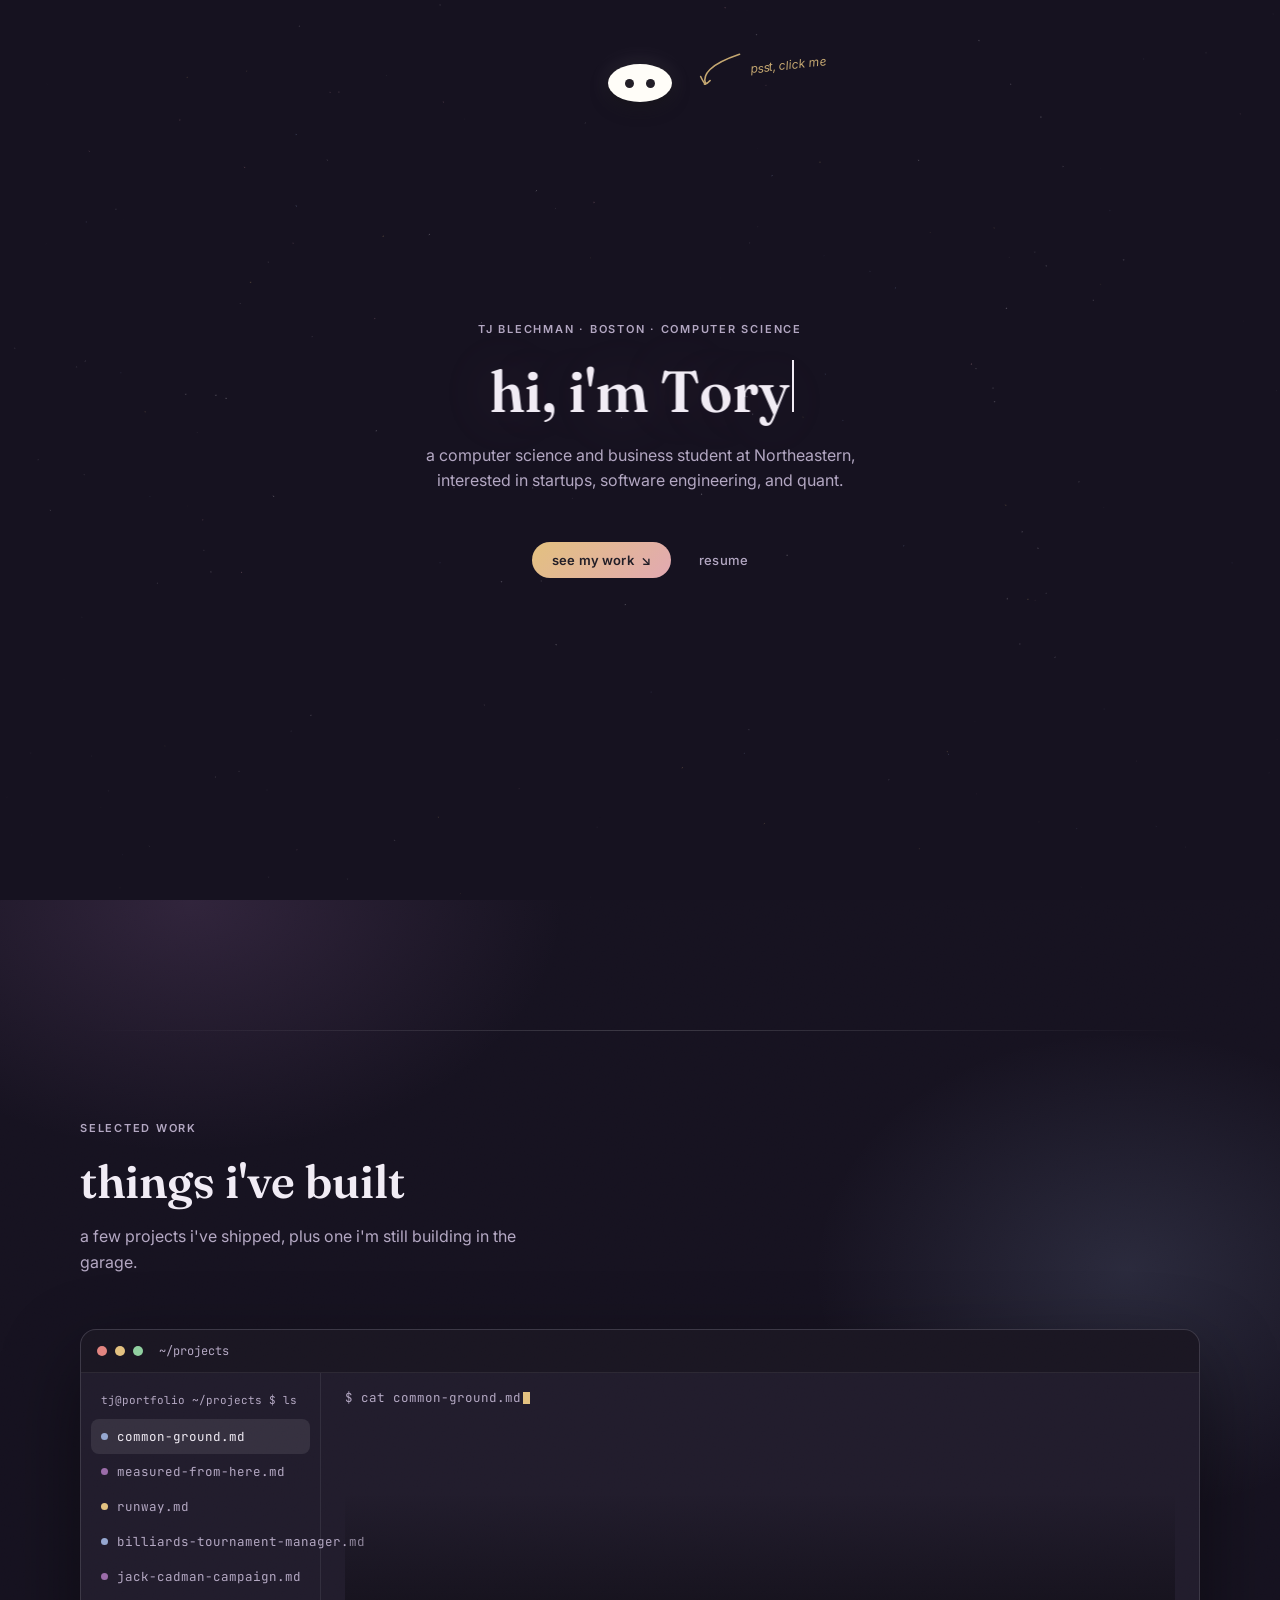
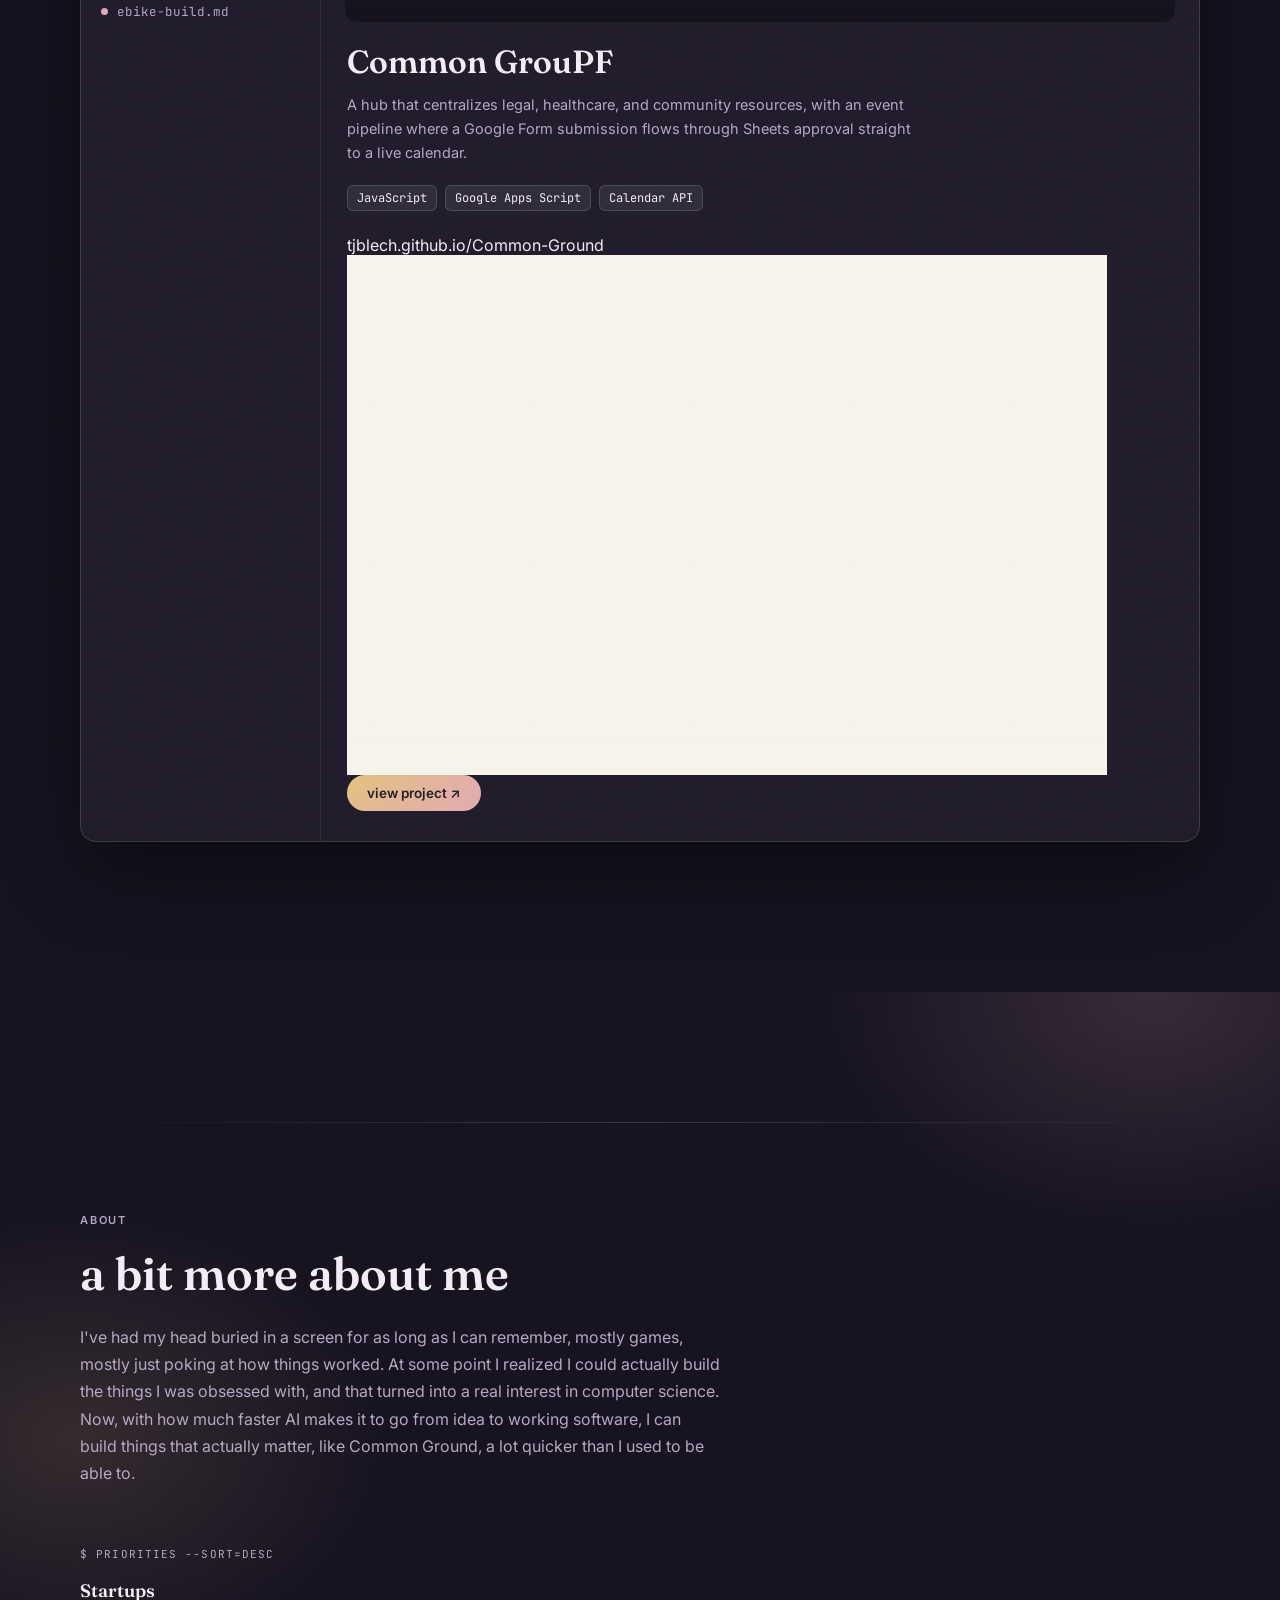
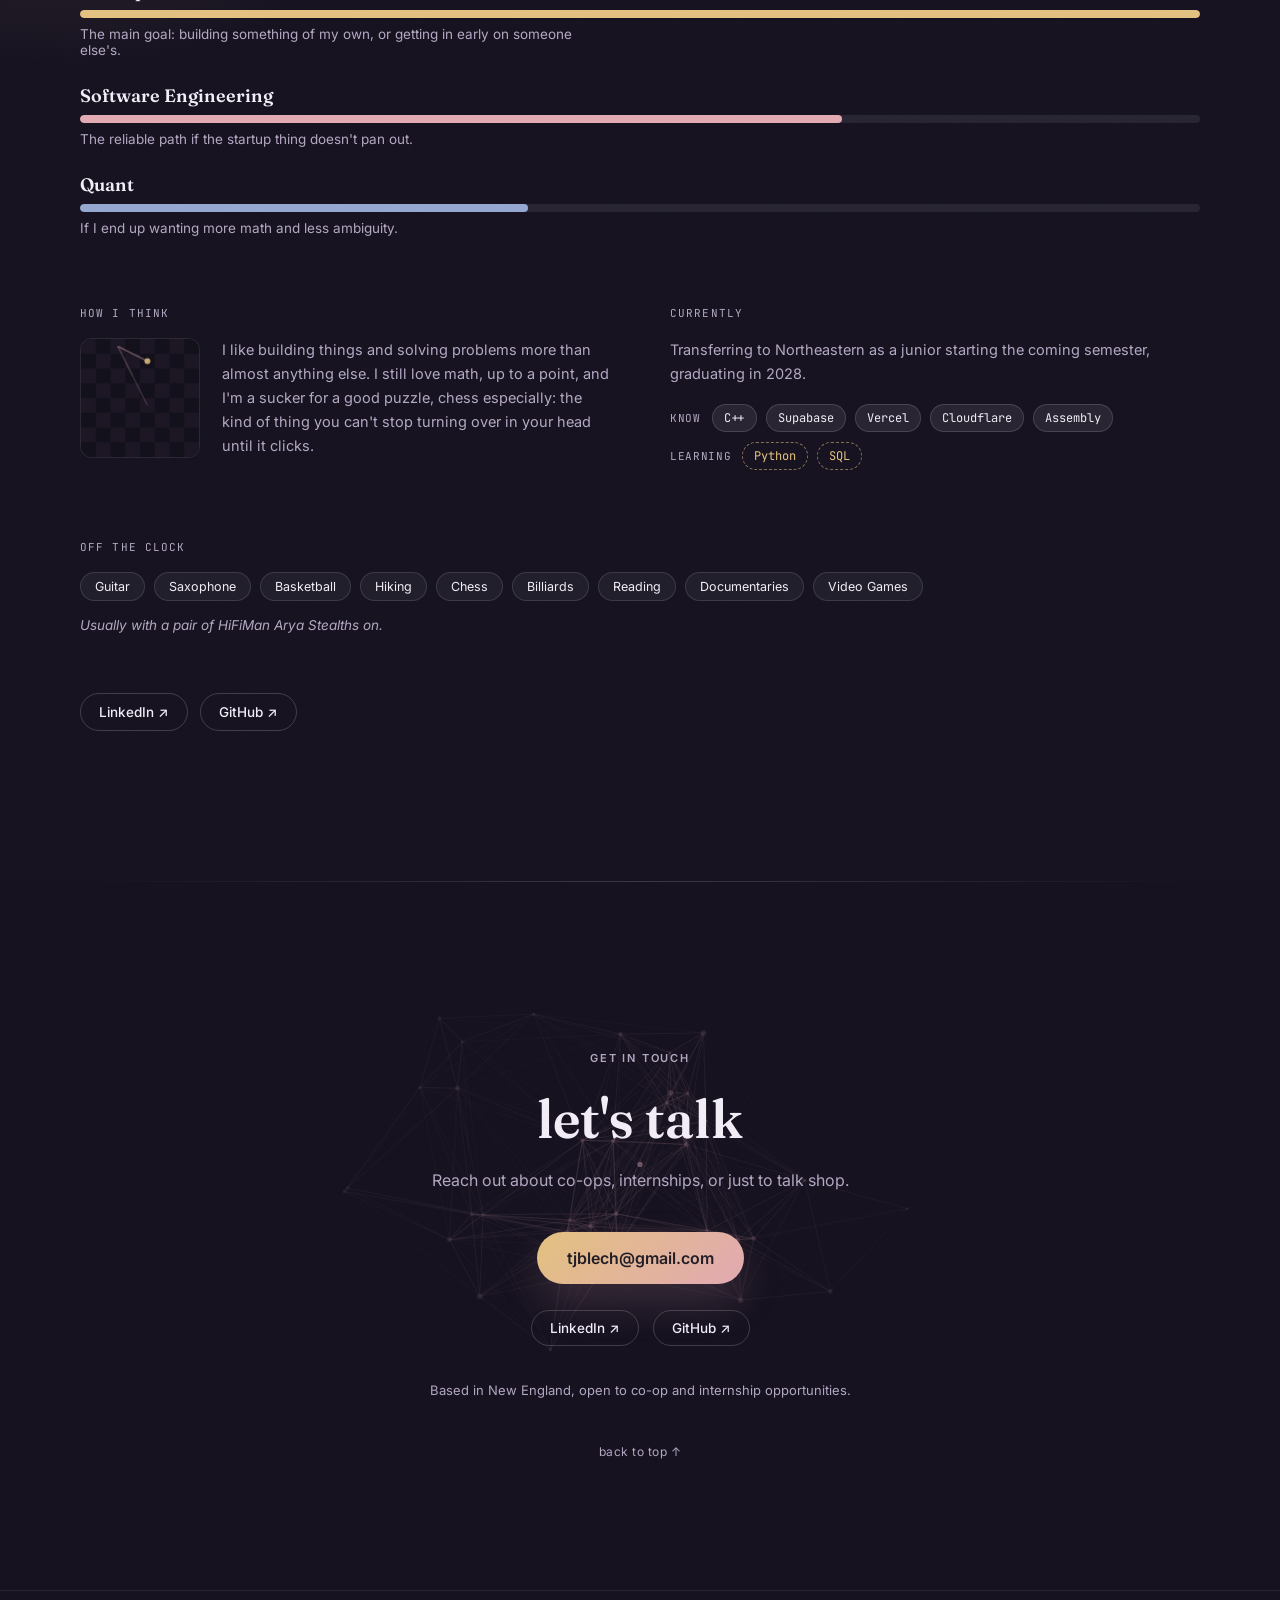
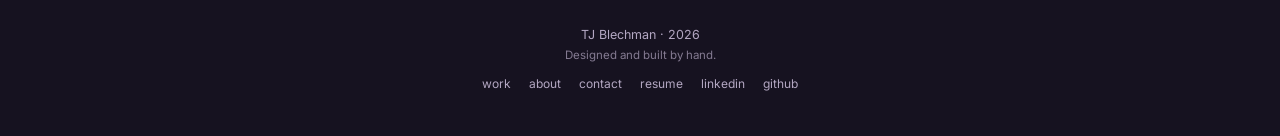
<file: index.html>
<!doctype html>
<html lang="en">
<head>
  <meta charset="utf-8">
  <meta name="viewport" content="width=device-width, initial-scale=1">
  <meta name="description" content="TJ Blechman is a Northeastern computer science student building software, websites, and hardware projects for startups and real-world use.">
  <meta name="theme-color" content="#161220">

  <title>TJ Blechman — Computer Science & Startup Builder</title>
  <link rel="canonical" href="https://tjblech.github.io/">
  <link rel="icon" href="favicon.svg" type="image/svg+xml">
  <link rel="manifest" href="site.webmanifest">

  <meta property="og:type" content="website">
  <meta property="og:site_name" content="TJ Blechman">
  <meta property="og:title" content="TJ Blechman — Computer Science & Startup Builder">
  <meta property="og:description" content="Northeastern computer science student building software, websites, and hardware projects for startups and real-world use.">
  <meta property="og:url" content="https://tjblech.github.io/">
  <meta property="og:image" content="https://tjblech.github.io/og-image.png">
  <meta property="og:image:width" content="1200">
  <meta property="og:image:height" content="630">
  <meta property="og:image:alt" content="TJ Blechman — computer science, Northeastern, building for startups">

  <meta name="twitter:card" content="summary_large_image">
  <meta name="twitter:title" content="TJ Blechman — Computer Science & Startup Builder">
  <meta name="twitter:description" content="Northeastern computer science student building software, websites, and hardware projects for startups and real-world use.">
  <meta name="twitter:image" content="https://tjblech.github.io/og-image.png">

  <link rel="stylesheet" href="portfolio.css">
  <link rel="stylesheet" href="about.css">
  <link rel="stylesheet" href="contact.css">
  <link rel="stylesheet" href="site-shell.css">
</head>
<body>
  <nav class="sn-nav" id="snNav" aria-label="Site navigation">
    <a class="sn-mark" href="#phRoot" aria-label="Back to top">T</a>
    <div class="sn-links">
      <a class="sn-link" href="#work" data-section="work">work</a>
      <a class="sn-link" href="#about" data-section="about">about</a>
      <a class="sn-link resume" href="resume.html" target="_blank" rel="noopener">resume</a>
      <a class="sn-link" href="#contact" data-section="contact">contact</a>
    </div>
  </nav>

  <div class="ph-root" id="phRoot">
    <canvas class="ph-flowfield" id="phFlowField"></canvas>
    <div class="ph-vignette"></div>

    <div class="ph-eyes-wrap" id="phEyesWrap">
      <div class="ph-eyes" id="phEyes">
        <div class="ph-pupil" id="phPupilL"></div>
        <div class="ph-pupil" id="phPupilR"></div>
      </div>
      <div class="ph-eyes-hint">click me</div>
    </div>

    <div class="ph-hero">
      <div class="ph-eyebrow" id="phEyebrow">TJ BLECHMAN · BOSTON · COMPUTER SCIENCE</div>
      <div class="ph-name-line" id="phNameStage" aria-label="Hi, I'm TJ Blechman">
        <div class="ph-typed-line" id="phTypedLine" aria-hidden="true">
          <span id="phPrefix"></span><span id="phName" class="ph-name-cycle"></span><span class="ph-cursor" id="phCursor"></span>
        </div>
      </div>
      <p class="ph-tagline" id="phTagline"></p>
      <nav class="ph-actions" id="phActions" aria-label="Portfolio links">
        <a class="ph-action primary" href="#work">see my work <span class="ph-action-arrow" aria-hidden="true">↘</span></a>
        <a class="ph-action" href="resume.html" target="_blank" rel="noopener">resume</a>
        <a class="ph-action" href="#about">about</a>
        <a class="ph-action" href="#contact">contact</a>
        <a class="ph-action" href="https://www.linkedin.com/in/tj-blechman" target="_blank" rel="noopener noreferrer">linkedin <span class="ph-action-arrow" aria-hidden="true">↗</span></a>
      </nav>
    </div>

    <div class="ph-modal-backdrop" id="phModalBackdrop">
      <div class="ph-modal">
        <button class="ph-modal-close" id="phModalClose" type="button" aria-label="Close chess">×</button>
        <div class="ph-modal-title">Chess</div>
        <div class="ph-modal-sub" id="phStatus">you're white — make a move</div>
        <div class="ph-board" id="phBoard"></div>
        <div class="ph-modal-footer">
          <button class="ph-small-btn" id="phReset" type="button">new game</button>
        </div>
      </div>
    </div>
  </div>

  <section class="pw-section" id="work">
    <div class="pw-glow"></div>
    <div class="pw-grain"></div>
    <div class="pw-divider"></div>

    <div class="pw-header" id="pwHeader">
      <span class="pw-eyebrow"><span class="sr-only" id="pwEyebrowSR"></span><span aria-hidden="true" id="pwEyebrowText"></span></span>
      <h2 class="pw-heading"><span class="sr-only" id="pwHeadingSR"></span><span aria-hidden="true" id="pwHeadingText"></span></h2>
      <p class="pw-intro" id="pwIntro"></p>
    </div>

    <div class="pw-editor" id="pwEditor">
      <div class="pw-editor-chrome">
        <span class="pw-dot red"></span><span class="pw-dot yellow"></span><span class="pw-dot green"></span>
        <span class="pw-editor-path">~/projects</span>
      </div>
      <div class="pw-editor-body">
        <div class="pw-sidebar" role="tablist" aria-label="Projects" aria-orientation="vertical" id="pwSidebar">
          <div class="pw-sidebar-prompt">tj@portfolio ~/projects $ ls</div>
        </div>
        <div class="pw-pane" id="pwPane"></div>
      </div>
    </div>
  </section>

  <section class="pa-section" id="about">
    <div class="pa-glow"></div>
    <div class="pa-grain"></div>
    <div class="pa-divider"></div>

    <div class="pa-wrap">
      <div class="pa-header" id="paHeader">
        <span class="pa-eyebrow"><span class="sr-only" id="paEyebrowSR"></span><span aria-hidden="true" id="paEyebrowText"></span></span>
        <h2 class="pa-heading"><span class="sr-only" id="paHeadingSR"></span><span aria-hidden="true" id="paHeadingText"></span></h2>
        <p class="pa-story" id="paStory"></p>
      </div>

      <div class="pa-block pa-focus" id="paFocus">
        <div class="pa-block-label">$ priorities --sort=desc</div>
        <div class="pa-bar-row" style="--target:100%">
          <div class="pa-bar-top"><span class="pa-bar-title">Startups</span></div>
          <div class="pa-bar-track"><div class="pa-bar-fill" style="background:var(--gold)"></div></div>
          <p class="pa-bar-note">The main goal: building something of my own, or getting in early on someone else's.</p>
        </div>
        <div class="pa-bar-row" style="--target:68%">
          <div class="pa-bar-top"><span class="pa-bar-title">Software Engineering</span></div>
          <div class="pa-bar-track"><div class="pa-bar-fill" style="background:var(--rose)"></div></div>
          <p class="pa-bar-note">The reliable path if the startup thing doesn't pan out.</p>
        </div>
        <div class="pa-bar-row" style="--target:40%">
          <div class="pa-bar-top"><span class="pa-bar-title">Quant</span></div>
          <div class="pa-bar-track"><div class="pa-bar-fill" style="background:var(--slate)"></div></div>
          <p class="pa-bar-note">If I end up wanting more math and less ambiguity.</p>
        </div>
      </div>

      <div class="pa-split">
        <div class="pa-block" id="paThinkBlock">
          <div class="pa-block-label">how i think</div>
          <div class="pa-think">
            <div class="pa-knight-wrap"><canvas id="paKnightCanvas" aria-label="Animated knight-move path"></canvas></div>
            <p class="pa-think-text">I like building things and solving problems more than almost anything else. I still love math, up to a point, and I'm a sucker for a good puzzle, chess especially: the kind of thing you can't stop turning over in your head until it clicks.</p>
          </div>
        </div>

        <div class="pa-block" id="paCurrentlyBlock">
          <div class="pa-block-label">currently</div>
          <p class="pa-currently-line">Transferring to Northeastern as a junior starting the coming semester, graduating in 2028.</p>
          <div class="pa-stack">
            <span class="pa-stack-label">know</span>
            <span class="pa-pill solid">C++</span>
            <span class="pa-pill solid">Supabase</span>
            <span class="pa-pill solid">Vercel</span>
            <span class="pa-pill solid">Cloudflare</span>
            <span class="pa-pill solid">Assembly</span>
          </div>
          <div class="pa-stack">
            <span class="pa-stack-label">learning</span>
            <span class="pa-pill outline">Python</span>
            <span class="pa-pill outline">SQL</span>
          </div>
        </div>
      </div>

      <div class="pa-block pa-hobbies" id="paHobbies">
        <div class="pa-block-label">off the clock</div>
        <div class="pa-pill-row">
          <span class="pa-hobby-pill">Guitar</span>
          <span class="pa-hobby-pill">Saxophone</span>
          <span class="pa-hobby-pill">Basketball</span>
          <span class="pa-hobby-pill">Hiking</span>
          <span class="pa-hobby-pill">Chess</span>
          <span class="pa-hobby-pill">Billiards</span>
          <span class="pa-hobby-pill">Reading</span>
          <span class="pa-hobby-pill">Documentaries</span>
          <span class="pa-hobby-pill">Video Games</span>
        </div>
        <p class="pa-aside">Usually with a pair of HiFiMan Arya Stealths on.</p>
      </div>

      <div class="pa-block pa-elsewhere" id="paElsewhere">
        <a class="pa-elsewhere-link" href="https://www.linkedin.com/in/tj-blechman" target="_blank" rel="noopener noreferrer">LinkedIn ↗</a>
        <a class="pa-elsewhere-link" href="https://github.com/tjblech" target="_blank" rel="noopener noreferrer">GitHub ↗</a>
      </div>
    </div>
  </section>

  <section class="pc-section" id="contact">
    <canvas class="pc-canvas" id="pcCanvas" aria-hidden="true"></canvas>
    <div class="pc-spotlight"></div>
    <div class="pc-divider"></div>

    <div class="pc-wrap" id="pcWrap">
      <span class="pc-eyebrow"><span class="sr-only" id="pcEyebrowSR"></span><span aria-hidden="true" id="pcEyebrowText"></span></span>
      <h2 class="pc-heading"><span class="sr-only" id="pcHeadingSR"></span><span aria-hidden="true" id="pcHeadingText"></span></h2>
      <p class="pc-intro" id="pcIntro"></p>

      <a class="pc-email" id="pcEmail" href="mailto:tjblech@gmail.com">tjblech@gmail.com</a>

      <div class="pc-links">
        <a class="pc-link" href="https://www.linkedin.com/in/tj-blechman" target="_blank" rel="noopener noreferrer">LinkedIn ↗</a>
        <a class="pc-link" href="https://github.com/tjblech" target="_blank" rel="noopener noreferrer">GitHub ↗</a>
      </div>

      <p class="pc-meta" id="pcMeta"></p>
      <a class="pc-top" href="#phRoot">back to top ↑</a>
    </div>
  </section>

  <footer class="sf-footer">
    <p class="sf-line">TJ Blechman · <span id="sfYear"></span></p>
    <p class="sf-sub">Designed and built by hand.</p>
    <div class="sf-links">
      <a href="#work">work</a>
      <a href="#about">about</a>
      <a href="#contact">contact</a>
      <a href="resume.html" target="_blank" rel="noopener">resume</a>
      <a href="https://www.linkedin.com/in/tj-blechman" target="_blank" rel="noopener noreferrer">linkedin</a>
      <a href="https://github.com/tjblech" target="_blank" rel="noopener noreferrer">github</a>
    </div>
  </footer>

  <script src="hero-cycle-guard.js"></script>
  <script src="hero.js"></script>
  <script src="work.js"></script>
  <script src="about.js"></script>
  <script src="contact.js"></script>
  <script src="site-shell.js"></script>
</body>
</html>
</file>
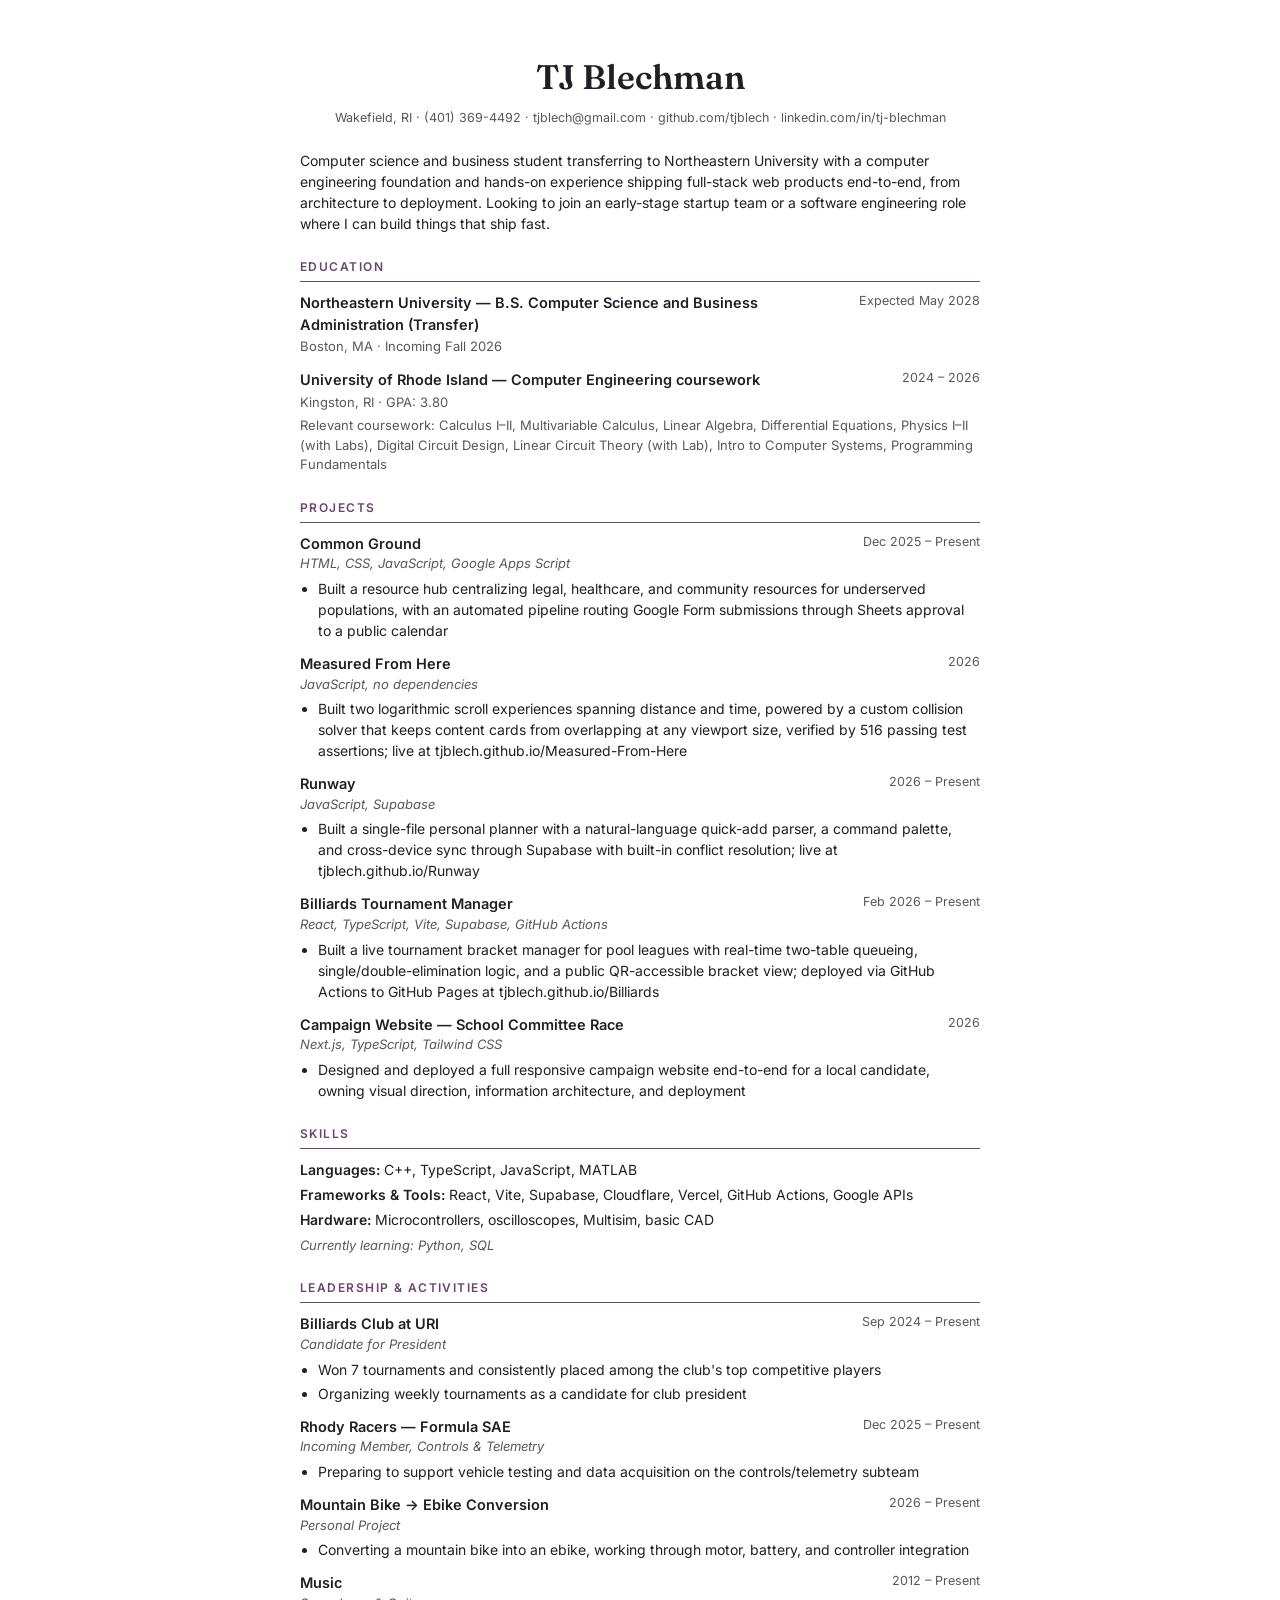
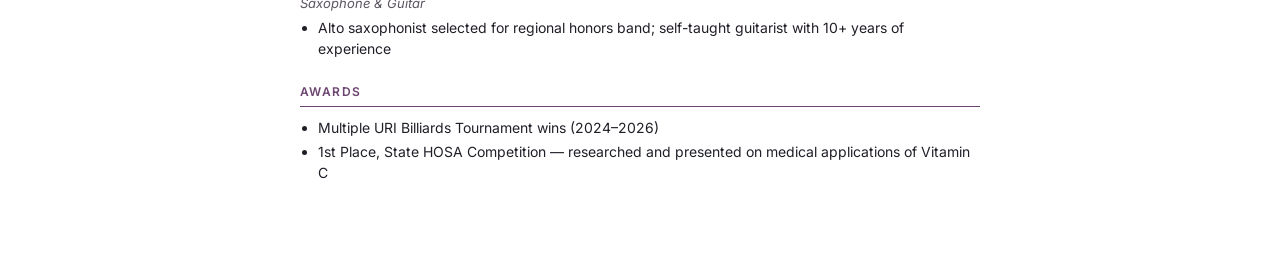
<file: resume.html>
<!DOCTYPE html>
<html lang="en">
<head>
<meta charset="UTF-8">
<meta name="viewport" content="width=device-width, initial-scale=1.0">
<title>TJ Blechman — Resume</title>
<meta name="description" content="Resume of TJ Blechman, computer science and business student at Northeastern University.">
<style>
@import url('https://fonts.googleapis.com/css2?family=Fraunces:wght@600&family=Inter:wght@400;500;600&display=swap');

:root{
  --ink:#221e27;
  --muted:#5c5560;
  --rule:#e4dfe8;
  --accent:#6b4570;
  --paper:#ffffff;
}
*{ box-sizing:border-box; }
body{
  margin:0 auto;
  max-width:760px;
  padding:52px 40px 70px;
  background:#ffffff;
  color:var(--ink);
  font-family:'Inter', -apple-system, 'Segoe UI', Roboto, Helvetica, Arial, sans-serif;
  font-size:14px;
  line-height:1.5;
}
.name{
  font-family:'Fraunces', Georgia, 'Times New Roman', serif;
  font-weight:600;
  font-size:34px;
  text-align:center;
  margin:0 0 6px;
}
.contact{
  text-align:center;
  color:var(--muted);
  font-size:12.5px;
  margin:0 0 22px;
}
.contact a{ color:var(--muted); text-decoration:none; }
.contact a:hover{ color:var(--accent); }
.summary{
  margin:0 0 20px;
  color:var(--ink);
}
h2{
  font-size:12px;
  font-weight:600;
  letter-spacing:0.12em;
  text-transform:uppercase;
  color:var(--accent);
  border-bottom:1.5px solid var(--accent);
  padding-bottom:5px;
  margin:24px 0 10px;
}
.entry{ margin-bottom:12px; }
.entry:last-child{ margin-bottom:0; }
.entry-top{ overflow:hidden; }
.entry-date{ float:right; color:var(--muted); font-size:12.5px; white-space:nowrap; }
.entry-title{ font-weight:600; font-size:14.5px; }
.entry-meta{ color:var(--muted); font-style:italic; font-size:13px; }
.entry-sub{ color:var(--muted); font-size:13px; margin:2px 0 4px; }
ul.bullets{
  margin:4px 0 0;
  padding-left:18px;
}
ul.bullets li{ margin-bottom:3px; }
.skills-line{ margin:0 0 4px; }
.skills-line .label{ font-weight:600; }
.learning{ color:var(--muted); font-style:italic; font-size:13px; margin-top:6px; }

@media print{
  body{ max-width:none; padding:0; }
  @page{ margin:0.5in; }
}
</style>
</head>
<body>

  <h1 class="name">TJ Blechman</h1>
  <p class="contact">
    Wakefield, RI &middot; (401) 369-4492 &middot;
    <a href="mailto:tjblech@gmail.com">tjblech@gmail.com</a> &middot;
    <a href="https://github.com/tjblech" target="_blank" rel="noopener">github.com/tjblech</a> &middot;
    <a href="https://www.linkedin.com/in/tj-blechman" target="_blank" rel="noopener">linkedin.com/in/tj-blechman</a>
  </p>

  <p class="summary">Computer science and business student transferring to Northeastern University with a computer engineering foundation and hands-on experience shipping full-stack web products end-to-end, from architecture to deployment. Looking to join an early-stage startup team or a software engineering role where I can build things that ship fast.</p>

  <h2>Education</h2>
  <div class="entry">
    <div class="entry-top">
      <span class="entry-date">Expected May 2028</span>
      <span class="entry-title">Northeastern University &mdash; B.S. Computer Science and Business Administration (Transfer)</span>
    </div>
    <div class="entry-sub">Boston, MA &middot; Incoming Fall 2026</div>
  </div>
  <div class="entry">
    <div class="entry-top">
      <span class="entry-date">2024 &ndash; 2026</span>
      <span class="entry-title">University of Rhode Island &mdash; Computer Engineering coursework</span>
    </div>
    <div class="entry-sub">Kingston, RI &middot; GPA: 3.80</div>
    <div class="entry-sub">Relevant coursework: Calculus I&ndash;II, Multivariable Calculus, Linear Algebra, Differential Equations, Physics I&ndash;II (with Labs), Digital Circuit Design, Linear Circuit Theory (with Lab), Intro to Computer Systems, Programming Fundamentals</div>
  </div>

  <h2>Projects</h2>
  <div class="entry">
    <div class="entry-top">
      <span class="entry-date">Dec 2025 &ndash; Present</span>
      <span class="entry-title">Common Ground</span>
    </div>
    <div class="entry-meta">HTML, CSS, JavaScript, Google Apps Script</div>
    <ul class="bullets">
      <li>Built a resource hub centralizing legal, healthcare, and community resources for underserved populations, with an automated pipeline routing Google Form submissions through Sheets approval to a public calendar</li>
    </ul>
  </div>
  <div class="entry">
    <div class="entry-top">
      <span class="entry-date">2026</span>
      <span class="entry-title">Measured From Here</span>
    </div>
    <div class="entry-meta">JavaScript, no dependencies</div>
    <ul class="bullets">
      <li>Built two logarithmic scroll experiences spanning distance and time, powered by a custom collision solver that keeps content cards from overlapping at any viewport size, verified by 516 passing test assertions; live at tjblech.github.io/Measured-From-Here</li>
    </ul>
  </div>
  <div class="entry">
    <div class="entry-top">
      <span class="entry-date">2026 &ndash; Present</span>
      <span class="entry-title">Runway</span>
    </div>
    <div class="entry-meta">JavaScript, Supabase</div>
    <ul class="bullets">
      <li>Built a single-file personal planner with a natural-language quick-add parser, a command palette, and cross-device sync through Supabase with built-in conflict resolution; live at tjblech.github.io/Runway</li>
    </ul>
  </div>
  <div class="entry">
    <div class="entry-top">
      <span class="entry-date">Feb 2026 &ndash; Present</span>
      <span class="entry-title">Billiards Tournament Manager</span>
    </div>
    <div class="entry-meta">React, TypeScript, Vite, Supabase, GitHub Actions</div>
    <ul class="bullets">
      <li>Built a live tournament bracket manager for pool leagues with real-time two-table queueing, single/double-elimination logic, and a public QR-accessible bracket view; deployed via GitHub Actions to GitHub Pages at tjblech.github.io/Billiards</li>
    </ul>
  </div>
  <div class="entry">
    <div class="entry-top">
      <span class="entry-date">2026</span>
      <span class="entry-title">Campaign Website &mdash; School Committee Race</span>
    </div>
    <div class="entry-meta">Next.js, TypeScript, Tailwind CSS</div>
    <ul class="bullets">
      <li>Designed and deployed a full responsive campaign website end-to-end for a local candidate, owning visual direction, information architecture, and deployment</li>
    </ul>
  </div>

  <h2>Skills</h2>
  <p class="skills-line"><span class="label">Languages:</span> C++, TypeScript, JavaScript, MATLAB</p>
  <p class="skills-line"><span class="label">Frameworks &amp; Tools:</span> React, Vite, Supabase, Cloudflare, Vercel, GitHub Actions, Google APIs</p>
  <p class="skills-line"><span class="label">Hardware:</span> Microcontrollers, oscilloscopes, Multisim, basic CAD</p>
  <p class="learning">Currently learning: Python, SQL</p>

  <h2>Leadership &amp; Activities</h2>
  <div class="entry">
    <div class="entry-top">
      <span class="entry-date">Sep 2024 &ndash; Present</span>
      <span class="entry-title">Billiards Club at URI</span>
    </div>
    <div class="entry-meta">Candidate for President</div>
    <ul class="bullets">
      <li>Won 7 tournaments and consistently placed among the club's top competitive players</li>
      <li>Organizing weekly tournaments as a candidate for club president</li>
    </ul>
  </div>
  <div class="entry">
    <div class="entry-top">
      <span class="entry-date">Dec 2025 &ndash; Present</span>
      <span class="entry-title">Rhody Racers &mdash; Formula SAE</span>
    </div>
    <div class="entry-meta">Incoming Member, Controls &amp; Telemetry</div>
    <ul class="bullets">
      <li>Preparing to support vehicle testing and data acquisition on the controls/telemetry subteam</li>
    </ul>
  </div>
  <div class="entry">
    <div class="entry-top">
      <span class="entry-date">2026 &ndash; Present</span>
      <span class="entry-title">Mountain Bike &rarr; Ebike Conversion</span>
    </div>
    <div class="entry-meta">Personal Project</div>
    <ul class="bullets">
      <li>Converting a mountain bike into an ebike, working through motor, battery, and controller integration</li>
    </ul>
  </div>
  <div class="entry">
    <div class="entry-top">
      <span class="entry-date">2012 &ndash; Present</span>
      <span class="entry-title">Music</span>
    </div>
    <div class="entry-meta">Saxophone &amp; Guitar</div>
    <ul class="bullets">
      <li>Alto saxophonist selected for regional honors band; self-taught guitarist with 10+ years of experience</li>
    </ul>
  </div>

  <h2>Awards</h2>
  <ul class="bullets">
    <li>Multiple URI Billiards Tournament wins (2024&ndash;2026)</li>
    <li>1st Place, State HOSA Competition &mdash; researched and presented on medical applications of Vitamin C</li>
  </ul>

</body>
</html>
</file>
<file: portfolio.css>
@import url('https://fonts.googleapis.com/css2?family=Fraunces:ital,wght@0,400;0,600;1,400&family=Inter:wght@400;500;600&family=JetBrains+Mono:wght@400;500;600&display=swap');

:root{
  --bg:#161220;
  --bg-soft:#211c2c;
  --paper:#f5f1e8;
  --ink:#f1ecf5;
  --ink-solid:#221e27;
  --muted:#b3a7c2;
  --rose:#e2a9b2;
  --slate:#94a6d0;
  --gold:#e3c17f;
  --plum:#9a6ba8;
  --plum-light:#8a5d96;
}

* { box-sizing: border-box; }

html, body{
  width:100%;
  min-height:100%;
  margin:0;
  background:var(--bg);
}

body{
  overflow-x:hidden;
}

.ph-root{
  position:relative;
  width:100%;
  min-height:100vh;
  min-height:100svh;
  overflow:hidden;
  background:var(--bg);
  font-family:'Inter',sans-serif;
  color:var(--ink);
  border-radius:0;
}

.ph-flowfield{
  position:absolute;
  inset:0;
  width:100%;
  height:100%;
  display:block;
}
.ph-vignette{
  position:absolute;
  inset:0;
  z-index:1;
  pointer-events:none;
  background:radial-gradient(ellipse at 50% 42%, transparent 0%, transparent 32%, var(--bg) 92%);
}

.ph-eyes-wrap{
  position:absolute;
  top:64px; left:50%;
  transform:translateX(-50%);
  z-index:5;
  display:flex; flex-direction:column; align-items:center;
  cursor:pointer;
}
.ph-eyes{
  width:64px;height:38px;
  background:#fffdf8;
  border-radius:50%;
  box-shadow:0 6px 18px rgba(0,0,0,0.45), 0 0 26px rgba(245,240,250,0.12);
  display:flex; align-items:center; justify-content:center; gap:12px;
  transition:transform .15s ease;
}
.ph-eyes-wrap:hover .ph-eyes{ transform:scale(1.06); }
.ph-eyes.blink{ transform:scaleY(0.15); }
.ph-pupil{
  width:9px;height:9px;
  border-radius:50%;
  background:var(--ink-solid);
  transition:transform .08s linear;
}
.ph-eyes-hint{
  margin-top:6px;
  font-size:11px;
  letter-spacing:0.04em;
  color:var(--slate);
  opacity:0;
  transition:opacity .3s ease;
}
.ph-eyes-wrap:hover .ph-eyes-hint{ opacity:0.8; }

.ph-hero{
  position:relative;
  z-index:2;
  min-height:100vh;
  min-height:100svh;
  display:flex; flex-direction:column; align-items:center; justify-content:center;
  text-align:center;
  padding:40px 24px;
}
.ph-eyebrow{
  display:block;
  margin-bottom:22px;
  padding:0;
  border:0;
  background:transparent;
  font-size:11px;
  font-weight:600;
  letter-spacing:0.16em;
  text-transform:uppercase;
  color:var(--muted);
  opacity:0;
  transform:translateY(6px);
  transition:opacity .6s ease, transform .6s ease;
}
.ph-eyebrow.show{ opacity:1; transform:translateY(0); }

.ph-name-line{
  position:relative;
  height:1.15em;
  font-family:'Fraunces',serif;
  font-weight:600;
  font-size:clamp(32px, 6.2vw, 58px);
  line-height:1.15;
  color:var(--ink);
  text-shadow:0 0 60px rgba(226,169,178,0.18), 0 0 100px rgba(148,166,208,0.12);
}
.ph-typed-line{
  position:absolute;
  top:0;
  left:0;
  display:inline-flex;
  align-items:baseline;
  white-space:pre;
  transition:transform .14s cubic-bezier(.22,.76,.24,1);
  will-change:transform;
}
.ph-name-cycle{
  display:inline-flex;
  white-space:pre;
}
.ph-cursor{
  display:inline-block;
  flex:0 0 auto;
  width:2px;
  height:.9em;
  margin-left:3px;
  vertical-align:-0.1em;
  background:var(--ink);
  animation:ph-blink-cursor 1s step-start infinite;
}
.ph-cursor.typing{
  opacity:1;
  animation:none;
}

@keyframes ph-blink-cursor{ 50%{ opacity:0; } }

.ph-letter{
  display:inline-block;
  opacity:0;
  filter:blur(6px);
  transform:translateY(5px);
  transition:opacity .38s ease, filter .38s ease, transform .38s ease;
}
.ph-letter.show{
  opacity:1;
  filter:blur(0);
  transform:translateY(0);
}

.ph-tagline{
  margin-top:18px;
  font-size:16px;
  line-height:1.6;
  color:var(--muted);
  max-width:440px;
  opacity:0;
  transition:opacity .6s ease;
}
.ph-tagline.show{ opacity:1; }

.ph-actions{
  margin-top:32px;
  display:flex;
  align-items:baseline;
  justify-content:center;
  gap:28px;
  flex-wrap:wrap;
  opacity:0;
  transition:opacity .6s ease;
}
.ph-actions.show{ opacity:1; }

.ph-action{
  position:relative;
  display:inline-flex;
  align-items:center;
  gap:7px;
  padding:5px 0 7px;
  color:var(--muted);
  font-family:'Inter',sans-serif;
  font-size:13px;
  font-weight:500;
  letter-spacing:.015em;
  text-decoration:none;
  transition:color .2s ease, transform .2s ease;
}
.ph-action::after{
  content:'';
  position:absolute;
  left:0;
  right:100%;
  bottom:0;
  height:1px;
  background:currentColor;
  transition:right .28s cubic-bezier(.22,.76,.24,1);
}
.ph-action:hover,
.ph-action:focus-visible{
  color:var(--ink);
  transform:translateY(-1px);
}
.ph-action:hover::after,
.ph-action:focus-visible::after{
  right:0;
}
.ph-action:focus-visible{
  outline:2px solid rgba(227,193,127,.5);
  outline-offset:6px;
}
.ph-action-arrow{
  display:inline-block;
  color:inherit;
  transition:transform .25s cubic-bezier(.22,.76,.24,1);
}
.ph-action:hover .ph-action-arrow,
.ph-action:focus-visible .ph-action-arrow{
  transform:translate(2px,2px);
}
.ph-action.primary{
  padding:10px 20px;
  border-radius:20px;
  background:linear-gradient(135deg, var(--gold), var(--rose));
  color:var(--ink-solid);
  font-weight:600;
}
.ph-action.primary::after{ display:none; }
.ph-action.primary:hover,
.ph-action.primary:focus-visible{
  color:var(--ink-solid);
  filter:brightness(1.08);
  transform:translateY(-1px);
}
.ph-action.primary .ph-action-arrow{ transform:rotate(0deg); }
.ph-action.primary:hover .ph-action-arrow,
.ph-action.primary:focus-visible .ph-action-arrow{
  transform:translate(2px,2px);
}

@media (max-width:520px){
  .ph-actions{ gap:20px; }
}

.ph-modal-backdrop{
  position:absolute; inset:0;
  background:rgba(0,0,0,0.6);
  backdrop-filter:blur(4px);
  display:flex; align-items:center; justify-content:center;
  z-index:20;
  opacity:0; pointer-events:none;
  transition:opacity .25s ease;
}
.ph-modal-backdrop.open{ opacity:1; pointer-events:auto; }

.ph-modal{
  background:var(--bg-soft);
  border-radius:14px;
  padding:22px 26px 26px;
  width:min(92%, 420px);
  transform:scale(0.94);
  transition:transform .25s ease;
  position:relative;
  box-shadow:0 20px 60px rgba(0,0,0,0.5);
}
.ph-modal-backdrop.open .ph-modal{ transform:scale(1); }

.ph-modal-close{
  position:absolute; top:12px; right:14px;
  width:28px;height:28px;
  border:none; background:transparent;
  font-size:18px; color:var(--ink); cursor:pointer;
  opacity:0.6;
}
.ph-modal-close:hover{ opacity:1; }

.ph-modal-title{
  font-family:'Fraunces',serif;
  font-size:22px; font-weight:600;
  text-align:center;
  margin-bottom:2px;
}
.ph-modal-sub{
  text-align:center;
  font-size:13px;
  color:var(--slate);
  margin-bottom:14px;
  min-height:18px;
}

.ph-board{
  position:relative;
  width:100%;
  aspect-ratio:1/1;
  border-radius:6px;
  overflow:hidden;
  box-shadow:0 8px 24px rgba(34,30,39,0.18);
}
.ph-sq{
  position:absolute;
  width:12.5%; height:12.5%;
}
.ph-sq.light{ background:#f0e7d8; }
.ph-sq.dark{ background:var(--plum-light); }
.ph-sq-btn{
  position:absolute; inset:0;
  background:transparent; border:none;
  cursor:pointer;
}
.ph-sq.selected{ box-shadow:inset 0 0 0 3px var(--gold); }
.ph-sq.check{ background:#c96a6a !important; }
.ph-dot{
  position:absolute; top:50%; left:50%;
  width:22%; height:22%;
  transform:translate(-50%,-50%);
  border-radius:50%;
  background:rgba(34,30,39,0.28);
  pointer-events:none;
}
.ph-dot.capture{
  width:100%; height:100%;
  background:transparent;
  box-shadow:inset 0 0 0 4px rgba(196,90,90,0.55);
  border-radius:0;
}

.ph-piece{
  position:absolute;
  width:12.5%; height:12.5%;
  display:flex; align-items:center; justify-content:center;
  font-size:clamp(20px, 5.2vw, 30px);
  transition:left .28s ease, top .28s ease, opacity .22s ease, transform .22s ease;
  pointer-events:none;
  user-select:none;
}
.ph-piece.w{ color:#fffdf8; text-shadow:0 0 2px #221e27, 0 1px 1px #221e27; }
.ph-piece.b{ color:#221e27; }
.ph-piece.captured{ opacity:0; transform:scale(0.4); }

.ph-modal-footer{
  margin-top:14px;
  display:flex; justify-content:center; gap:10px;
}
.ph-small-btn{
  font-family:'Inter',sans-serif;
  font-size:12px;
  padding:7px 14px;
  border-radius:16px;
  border:1px solid rgba(255,255,255,0.2);
  background:transparent;
  color:var(--ink);
  cursor:pointer;
}
.ph-small-btn:hover{ background:rgba(255,255,255,0.08); }

:root{
  --bg:#161220;
  --bg-soft:#211c2c;
  --ink:#f1ecf5;
  --ink-solid:#221e27;
  --muted:#b3a7c2;
  --rose:#e2a9b2;
  --slate:#94a6d0;
  --gold:#e3c17f;
  --plum:#9a6ba8;
}
html{ scroll-behavior:smooth; }

.sr-only{
  position:absolute; width:1px; height:1px; padding:0; margin:-1px;
  overflow:hidden; clip:rect(0,0,0,0); white-space:nowrap; border:0;
}

.pw-section{
  position:relative;
  overflow:hidden;
  background:var(--bg);
  color:var(--ink);
  font-family:'Inter',sans-serif;
  padding:130px 24px 150px;
  scroll-margin-top:24px;
}
.pw-glow{
  position:absolute; inset:0; z-index:0; pointer-events:none;
  background:
    radial-gradient(620px 420px at 15% 0%, rgba(154,107,168,0.20), transparent 60%),
    radial-gradient(520px 400px at 88% 22%, rgba(148,166,208,0.16), transparent 60%);
}
.pw-grain{
  position:absolute; inset:0; z-index:3; pointer-events:none; opacity:.05;
  mix-blend-mode:overlay;
  background-image:url("data:image/svg+xml,%3Csvg xmlns='http://www.w3.org/2000/svg' width='120' height='120'%3E%3Cfilter id='n'%3E%3CfeTurbulence type='fractalNoise' baseFrequency='0.9' numOctaves='2' stitchTiles='stitch'/%3E%3C/filter%3E%3Crect width='100%25' height='100%25' filter='url(%23n)'/%3E%3C/svg%3E");
  background-size:160px 160px;
}
.pw-divider{
  position:relative; z-index:1;
  max-width:1120px; margin:0 auto 90px; height:1px;
  background:linear-gradient(90deg, transparent, rgba(255,255,255,0.16), transparent);
}
.pw-header{
  position:relative; z-index:1;
  max-width:1120px; margin:0 auto 54px;
  opacity:0; transform:translateY(16px);
  transition:opacity .7s ease, transform .7s cubic-bezier(.22,.76,.24,1);
}
.pw-header.in-view{ opacity:1; transform:translateY(0); }
.pw-eyebrow{
  display:block; font-size:11px; font-weight:600; letter-spacing:0.16em;
  text-transform:uppercase; color:var(--muted); margin-bottom:18px; min-height:1em;
}
.pw-heading{
  font-family:'Fraunces',serif; font-weight:600;
  font-size:clamp(30px, 5vw, 46px); margin:0 0 14px; min-height:1.2em;
}
.pw-intro{
  font-size:16px; line-height:1.6; color:var(--muted); max-width:480px; margin:0;
}

.pw-editor{
  position:relative; z-index:1;
  max-width:1120px; margin:0 auto;
  border-radius:16px; overflow:hidden;
  border:1px solid rgba(255,255,255,0.12);
  background:var(--bg-soft);
  box-shadow:0 30px 80px rgba(0,0,0,0.45);
  opacity:0; transform:translateY(26px);
  transition:opacity .8s ease, transform .8s cubic-bezier(.22,.76,.24,1);
}
.pw-editor.in-view{ opacity:1; transform:translateY(0); }

.pw-editor-chrome{
  display:flex; align-items:center; gap:8px;
  padding:13px 16px;
  background:rgba(0,0,0,0.22);
  border-bottom:1px solid rgba(255,255,255,0.08);
}
.pw-dot{ width:10px; height:10px; border-radius:50%; }
.pw-dot.red{ background:#e2837f; }
.pw-dot.yellow{ background:#e3c17f; }
.pw-dot.green{ background:#8fcf9f; }
.pw-editor-path{
  margin-left:8px;
  font-family:'JetBrains Mono', monospace;
  font-size:12px;
  color:var(--muted);
}

.pw-editor-body{
  display:grid;
  grid-template-columns:240px 1fr;
  min-height:460px;
}
@media (max-width:760px){
  .pw-editor-body{ grid-template-columns:1fr; }
}

.pw-sidebar{
  border-right:1px solid rgba(255,255,255,0.08);
  padding:16px 10px;
  font-family:'JetBrains Mono', monospace;
}
@media (max-width:760px){
  .pw-sidebar{
    border-right:none; border-bottom:1px solid rgba(255,255,255,0.08);
    display:flex; overflow-x:auto; gap:4px; padding:10px;
  }
}
.pw-sidebar-prompt{
  font-size:11px; color:var(--muted); padding:4px 10px 12px; white-space:nowrap;
}
@media (max-width:760px){ .pw-sidebar-prompt{ display:none; } }

.pw-file-tab{
  display:flex; align-items:center; gap:9px; width:100%;
  text-align:left; padding:9px 10px; border-radius:8px;
  border:none; background:transparent; color:var(--muted);
  font-family:inherit; font-size:12.5px; cursor:pointer; white-space:nowrap;
  transition:background .2s ease, color .2s ease;
}
.pw-file-tab:hover{ background:rgba(255,255,255,0.05); color:var(--ink); }
.pw-file-tab[aria-selected="true"]{ background:rgba(255,255,255,0.09); color:var(--ink); }
.pw-file-tab:focus-visible{ outline:2px solid var(--gold); outline-offset:2px; }
.pw-file-dot{ width:7px; height:7px; border-radius:50%; flex:0 0 auto; }

.pw-pane{ position:relative; }
.pw-tabpanel{ display:none; }
.pw-tabpanel.active{ display:block; }

.pw-panel-cmdline{
  padding:16px 24px 0;
  font-family:'JetBrains Mono', monospace;
  font-size:12.5px;
  color:var(--muted);
  min-height:1.6em;
}
.pw-cmd-cursor{
  display:inline-block; width:7px; height:1em;
  background:var(--gold); margin-left:2px; vertical-align:-2px;
  animation:pw-blink 1s step-start infinite;
}
@keyframes pw-blink{ 50%{ opacity:0; } }

.pw-panel-banner{
  position:relative; margin:16px 24px; height:200px;
  border-radius:12px; overflow:hidden;
  opacity:0; transition:opacity .5s ease;
}
.pw-panel-banner.show{ opacity:1; }
.pw-panel-banner canvas{ position:absolute; inset:0; width:100%; height:100%; display:block; }
.pw-panel-banner::after{
  content:''; position:absolute; inset:0;
  background:linear-gradient(to top, rgba(10,8,14,0.55) 0%, transparent 65%);
}
@media (max-width:640px){ .pw-panel-banner{ height:150px; } }

.pw-panel-content{
  padding:4px 26px 30px;
  opacity:0; transform:translateY(8px);
  transition:opacity .5s ease, transform .5s ease;
}
.pw-panel-content.show{ opacity:1; transform:translateY(0); }
.pw-panel-title{
  font-family:'Fraunces',serif; font-weight:600;
  font-size:clamp(22px, 3.4vw, 32px); margin:0 0 12px; min-height:1.2em;
}
.pw-panel-blurb{
  font-size:14.5px; line-height:1.65; color:var(--muted); max-width:580px; margin:0 0 20px;
}
.pw-panel-tags{ display:flex; flex-wrap:wrap; gap:8px; margin-bottom:24px; }
.pw-inline-code{
  font-family:'JetBrains Mono', monospace; font-size:12px;
  padding:4px 9px; border-radius:6px;
  background:rgba(255,255,255,0.07); border:1px solid rgba(255,255,255,0.14);
  color:var(--ink);
}
.pw-panel-link{
  display:inline-flex; align-items:center; gap:8px;
  font-size:13.5px; font-weight:600; color:var(--ink-solid);
  background:linear-gradient(135deg, var(--gold), var(--rose));
  padding:10px 20px; border-radius:20px; text-decoration:none;
  transition:filter .2s ease, transform .2s ease;
}
.pw-panel-link:hover{ filter:brightness(1.08); transform:translateY(-1px); }
.pw-panel-status{
  display:inline-block;
  font-family:'JetBrains Mono', monospace;
  font-size:12px;
  color:var(--muted);
  padding:8px 0;
}

@media (prefers-reduced-motion: reduce){
  .pw-header, .pw-editor, .pw-panel-banner, .pw-panel-content{ transition:opacity .3s ease; transform:none !important; }
}
</file>
<file: about.css>
.pa-section{position:relative;overflow:hidden;background:var(--bg);color:var(--ink);font-family:'Inter',sans-serif;padding:130px 24px 150px;scroll-margin-top:24px}.pa-glow{position:absolute;inset:0;z-index:0;pointer-events:none;background:radial-gradient(560px 400px at 90% 0%,rgba(226,169,178,.16),transparent 60%),radial-gradient(520px 380px at 6% 30%,rgba(227,193,127,.14),transparent 60%)}.pa-grain{position:absolute;inset:0;z-index:3;pointer-events:none;opacity:.05;mix-blend-mode:overlay;background-image:url("data:image/svg+xml,%3Csvg xmlns='http://www.w3.org/2000/svg' width='120' height='120'%3E%3Cfilter id='n'%3E%3CfeTurbulence type='fractalNoise' baseFrequency='0.9' numOctaves='2' stitchTiles='stitch'/%3E%3C/filter%3E%3Crect width='100%25' height='100%25' filter='url(%23n)'/%3E%3C/svg%3E");background-size:160px 160px}.pa-divider{position:relative;z-index:1;max-width:1120px;margin:0 auto 90px;height:1px;background:linear-gradient(90deg,transparent,rgba(255,255,255,.16),transparent)}.pa-wrap{position:relative;z-index:1;max-width:1120px;margin:0 auto}.pa-header{margin-bottom:60px;opacity:0;transform:translateY(16px);transition:opacity .7s ease,transform .7s cubic-bezier(.22,.76,.24,1)}.pa-header.in-view{opacity:1;transform:translateY(0)}.pa-eyebrow{display:block;font-size:11px;font-weight:600;letter-spacing:.16em;text-transform:uppercase;color:var(--muted);margin-bottom:18px;min-height:1em}.pa-heading{font-family:'Fraunces',serif;font-weight:600;font-size:clamp(30px,5vw,46px);margin:0 0 22px;min-height:1.2em}.pa-story{font-size:16px;line-height:1.7;color:var(--muted);max-width:640px;margin:0}.pa-story strong{color:var(--ink);font-weight:600}.pa-block{opacity:0;transform:translateY(20px);transition:opacity .7s ease,transform .7s cubic-bezier(.22,.76,.24,1)}.pa-block.in-view{opacity:1;transform:translateY(0)}.pa-block-label{font-family:'JetBrains Mono',monospace;font-size:11px;letter-spacing:.1em;text-transform:uppercase;color:var(--muted);margin-bottom:18px}.pa-focus{margin-bottom:70px}.pa-bar-row{margin-bottom:26px}.pa-bar-row:last-child{margin-bottom:0}.pa-bar-top{display:flex;align-items:baseline;justify-content:space-between;gap:12px;margin-bottom:8px}.pa-bar-title{font-family:'Fraunces',serif;font-weight:600;font-size:18px}.pa-bar-track{height:8px;border-radius:5px;background:rgba(255,255,255,.08);overflow:hidden;margin-bottom:8px}.pa-bar-fill{height:100%;width:0;border-radius:5px;transition:width 1.1s cubic-bezier(.22,.76,.24,1)}.pa-bar-row.in-view .pa-bar-fill{width:var(--target)}.pa-bar-note{font-size:13.5px;color:var(--muted);margin:0;max-width:520px}.pa-split{display:grid;grid-template-columns:1fr 1fr;gap:60px;margin-bottom:70px}.pa-think{display:flex;gap:22px;align-items:flex-start}.pa-knight-wrap{flex:0 0 auto;width:120px;height:120px;border-radius:12px;overflow:hidden;border:1px solid rgba(255,255,255,.1);background:#12101a}.pa-knight-wrap canvas{display:block;width:100%;height:100%}.pa-think-text{font-size:14.5px;line-height:1.65;color:var(--muted);margin:0}.pa-currently-line{font-size:14.5px;line-height:1.65;color:var(--muted);margin:0 0 18px}.pa-stack{display:flex;flex-wrap:wrap;align-items:center;gap:9px;margin-bottom:10px}.pa-stack:last-child{margin-bottom:0}.pa-stack-label{font-family:'JetBrains Mono',monospace;font-size:11px;color:var(--muted);text-transform:uppercase;letter-spacing:.06em;margin-right:2px}.pa-pill{font-family:'JetBrains Mono',monospace;font-size:12px;padding:5px 11px;border-radius:14px}.pa-pill.solid{background:rgba(255,255,255,.08);border:1px solid rgba(255,255,255,.14);color:var(--ink)}.pa-pill.outline{background:transparent;border:1px dashed rgba(227,193,127,.55);color:var(--gold)}.pa-hobbies{margin-bottom:60px}.pa-pill-row{display:flex;flex-wrap:wrap;gap:9px;margin-bottom:16px}.pa-hobby-pill{font-size:12.5px;padding:6px 14px;border-radius:16px;background:rgba(255,255,255,.05);border:1px solid rgba(255,255,255,.12);color:var(--ink)}.pa-aside{font-size:13.5px;color:var(--muted);margin:0;font-style:italic}.pa-elsewhere{display:flex;flex-wrap:wrap;gap:12px}.pa-elsewhere-link{display:inline-flex;align-items:center;gap:8px;font-size:13.5px;font-weight:500;color:var(--ink);border:1px solid rgba(255,255,255,.18);border-radius:20px;padding:10px 18px;text-decoration:none;transition:background .2s ease,transform .2s ease}.pa-elsewhere-link:hover{background:rgba(255,255,255,.07);transform:translateY(-1px)}.pa-elsewhere-link:focus-visible{outline:2px solid var(--gold);outline-offset:4px}@media(max-width:760px){.pa-split{grid-template-columns:1fr;gap:50px}}@media(max-width:480px){.pa-think{flex-direction:column}}@media(prefers-reduced-motion:reduce){.pa-header,.pa-block{transition:opacity .3s ease;transform:none!important}.pa-bar-fill{transition:none}}
</file>
<file: contact.css>
.pc-section{
  position:relative;
  overflow:hidden;
  background:var(--bg);
  color:var(--ink);
  font-family:'Inter',sans-serif;
  padding:170px 24px 130px;
  min-height:640px;
  display:flex;
  align-items:center;
  justify-content:center;
  scroll-margin-top:24px;
}

.pc-canvas{
  position:absolute;
  inset:0;
  width:100%;
  height:100%;
  display:block;
  opacity:.55;
}

.pc-spotlight{
  position:absolute;
  inset:0;
  z-index:1;
  pointer-events:none;
  background:radial-gradient(560px 420px at 50% 42%,rgba(22,18,32,.15) 0%,var(--bg) 78%);
}

.pc-divider{
  position:absolute;
  top:0;
  left:50%;
  transform:translateX(-50%);
  width:min(1120px,calc(100% - 48px));
  height:1px;
  background:linear-gradient(90deg,transparent,rgba(255,255,255,.16),transparent);
  z-index:1;
}

.pc-wrap{
  position:relative;
  z-index:2;
  max-width:600px;
  margin:0 auto;
  text-align:center;
  opacity:0;
  transform:translateY(18px);
  transition:opacity .8s ease,transform .8s cubic-bezier(.22,.76,.24,1);
}

.pc-wrap.in-view{
  opacity:1;
  transform:translateY(0);
}

.pc-eyebrow{
  display:block;
  min-height:1em;
  margin-bottom:20px;
  color:var(--muted);
  font-size:11px;
  font-weight:600;
  letter-spacing:.16em;
  text-transform:uppercase;
}

.pc-heading{
  min-height:1.2em;
  margin:0 0 16px;
  font-family:'Fraunces',serif;
  font-size:clamp(32px,6vw,54px);
  font-weight:600;
}

.pc-intro{
  max-width:420px;
  margin:0 auto 38px;
  color:var(--muted);
  font-size:16px;
  line-height:1.6;
}

.pc-email{
  display:inline-flex;
  align-items:center;
  gap:10px;
  padding:16px 30px;
  border-radius:30px;
  background:linear-gradient(135deg,var(--gold),var(--rose));
  box-shadow:0 18px 40px rgba(226,169,178,.18);
  color:var(--ink-solid);
  font-family:'Inter',sans-serif;
  font-size:16px;
  font-weight:600;
  text-decoration:none;
  transition:filter .2s ease,transform .2s ease;
}

.pc-email:hover{
  filter:brightness(1.08);
  transform:translateY(-2px);
}

.pc-email:focus-visible,
.pc-link:focus-visible,
.pc-top:focus-visible{
  outline:2px solid var(--gold);
  outline-offset:4px;
}

.pc-links{
  display:flex;
  justify-content:center;
  gap:14px;
  margin-top:26px;
}

.pc-link{
  display:inline-flex;
  align-items:center;
  gap:7px;
  padding:9px 18px;
  border:1px solid rgba(255,255,255,.18);
  border-radius:20px;
  color:var(--ink);
  font-size:13.5px;
  font-weight:500;
  text-decoration:none;
  transition:background .2s ease,transform .2s ease;
}

.pc-link:hover{
  background:rgba(255,255,255,.07);
  transform:translateY(-1px);
}

.pc-meta{
  margin:36px 0 0;
  color:var(--muted);
  font-size:13px;
}

.pc-top{
  display:inline-block;
  margin-top:46px;
  color:var(--muted);
  font-size:12px;
  letter-spacing:.04em;
  text-decoration:none;
}

.pc-top:hover{
  color:var(--ink);
}

@media (max-width:520px){
  .pc-section{
    padding:130px 20px 100px;
    min-height:600px;
  }

  .pc-links{
    flex-direction:column;
    align-items:center;
  }
}

@media (prefers-reduced-motion:reduce){
  .pc-wrap{
    transform:none!important;
    transition:opacity .3s ease;
  }

  .pc-email,
  .pc-link{
    transition:none;
  }
}
</file>
<file: site-shell.css>
.sn-nav{position:fixed;top:0;left:0;right:0;z-index:100;display:flex;align-items:center;justify-content:space-between;gap:20px;padding:14px 26px;background:rgba(22,18,32,.72);backdrop-filter:blur(14px);-webkit-backdrop-filter:blur(14px);border-bottom:1px solid rgba(255,255,255,.08);transform:translateY(-110%);opacity:0;pointer-events:none;transition:transform .4s cubic-bezier(.22,.76,.24,1),opacity .4s ease;font-family:'Inter',sans-serif}
.sn-nav.show{transform:translateY(0);opacity:1;pointer-events:auto}
.sn-progress{position:fixed;top:0;left:0;right:0;z-index:200;height:3px;background:transparent;pointer-events:none}
.sn-progress-fill{height:100%;width:0;background:linear-gradient(90deg,var(--gold),var(--rose))}
.sn-mark{width:30px;height:30px;border-radius:9px;background:linear-gradient(135deg,var(--gold),var(--rose));display:flex;align-items:center;justify-content:center;flex:0 0 auto;color:var(--ink-solid);font-family:'Fraunces',serif;font-size:15px;font-weight:600;text-decoration:none}
.sn-mark:focus-visible,.sn-link:focus-visible,.sf-links a:focus-visible{outline:2px solid rgba(227,193,127,.7);outline-offset:4px}
.sn-links{display:flex;align-items:center;justify-content:flex-end;gap:22px;min-width:0}
.sn-link{position:relative;color:var(--muted);font-size:13px;text-decoration:none;white-space:nowrap;transition:color .2s ease,background .2s ease}
.sn-link:hover,.sn-link.active{color:var(--ink)}
.sn-link.active::after{content:'';position:absolute;left:0;right:0;bottom:-7px;height:1px;background:currentColor}
.sn-link.resume{color:var(--ink);border:1px solid rgba(255,255,255,.2);border-radius:16px;padding:6px 14px}
.sn-link.resume:hover{background:rgba(255,255,255,.08)}
.sf-footer{position:relative;background:var(--bg);color:var(--muted);font-family:'Inter',sans-serif;padding:36px 24px 46px;text-align:center;border-top:1px solid rgba(255,255,255,.08)}
.sf-line{font-size:12.5px;margin:0}.sf-sub{font-size:11.5px;margin:6px 0 0;opacity:.7}.sf-links{margin-top:14px;display:flex;flex-wrap:wrap;justify-content:center;gap:18px}.sf-links a{color:var(--muted);text-decoration:none;font-size:12px;transition:color .2s ease}.sf-links a:hover{color:var(--ink)}
.ph-vignette{background:radial-gradient(ellipse at 50% 42%,transparent 0%,transparent 48%,var(--bg) 96%)}.ph-eyes-hint{display:none}.ph-eyes-nudge{position:absolute;top:52px;left:calc(50% + 58px);z-index:6;display:flex;align-items:flex-start;gap:6px;color:var(--gold);transform:rotate(-6deg);opacity:0;pointer-events:none;transition:opacity .6s ease}.ph-eyes-nudge.show{opacity:.85;animation:ph-nudge-wiggle 2.6s ease-in-out 1.2s infinite}.ph-eyes-nudge.hide{opacity:0}.ph-eyes-nudge svg{display:block;flex:0 0 auto;margin-top:-4px}.ph-eyes-nudge span{margin-top:8px;color:var(--gold);font-family:'Inter',sans-serif;font-size:12px;font-style:italic;white-space:nowrap}.ph-name-period{margin:0 -.015em}@keyframes ph-nudge-wiggle{0%,100%{transform:rotate(-6deg) translate(0,0)}50%{transform:rotate(-3deg) translate(-3px,2px)}}
.pw-shot-live{max-width:760px;cursor:default}.pw-shot-live:hover{transform:none;box-shadow:0 20px 46px rgba(0,0,0,.4)}.pw-live-frame-wrap{position:relative;height:clamp(300px,48vw,520px);overflow:hidden;background:#f6f3ea}.pw-live-frame{width:1440px;height:920px;border:0;display:block;transform:scale(.53);transform-origin:top left;pointer-events:none;background:#f6f3ea}
@media(max-width:760px){.pw-live-frame-wrap{height:340px}.pw-live-frame{width:1100px;height:900px;transform:scale(.43)}}
@media(max-width:600px){.sn-nav{padding:12px 16px;gap:12px}.sn-links{gap:14px;overflow-x:auto;scrollbar-width:none}.sn-links::-webkit-scrollbar{display:none}.sn-link{font-size:12px}.sn-link.resume{padding:5px 11px}}
@media(max-width:520px){.ph-eyes-nudge{display:none}.pw-live-frame-wrap{height:290px}.pw-live-frame{width:980px;height:850px;transform:scale(.36)}}
@media(prefers-reduced-motion:reduce){.sn-nav{transition:opacity .2s ease;transform:none}.sn-nav:not(.show){visibility:hidden}.ph-eyes-nudge.show{animation:none}}
</file>
